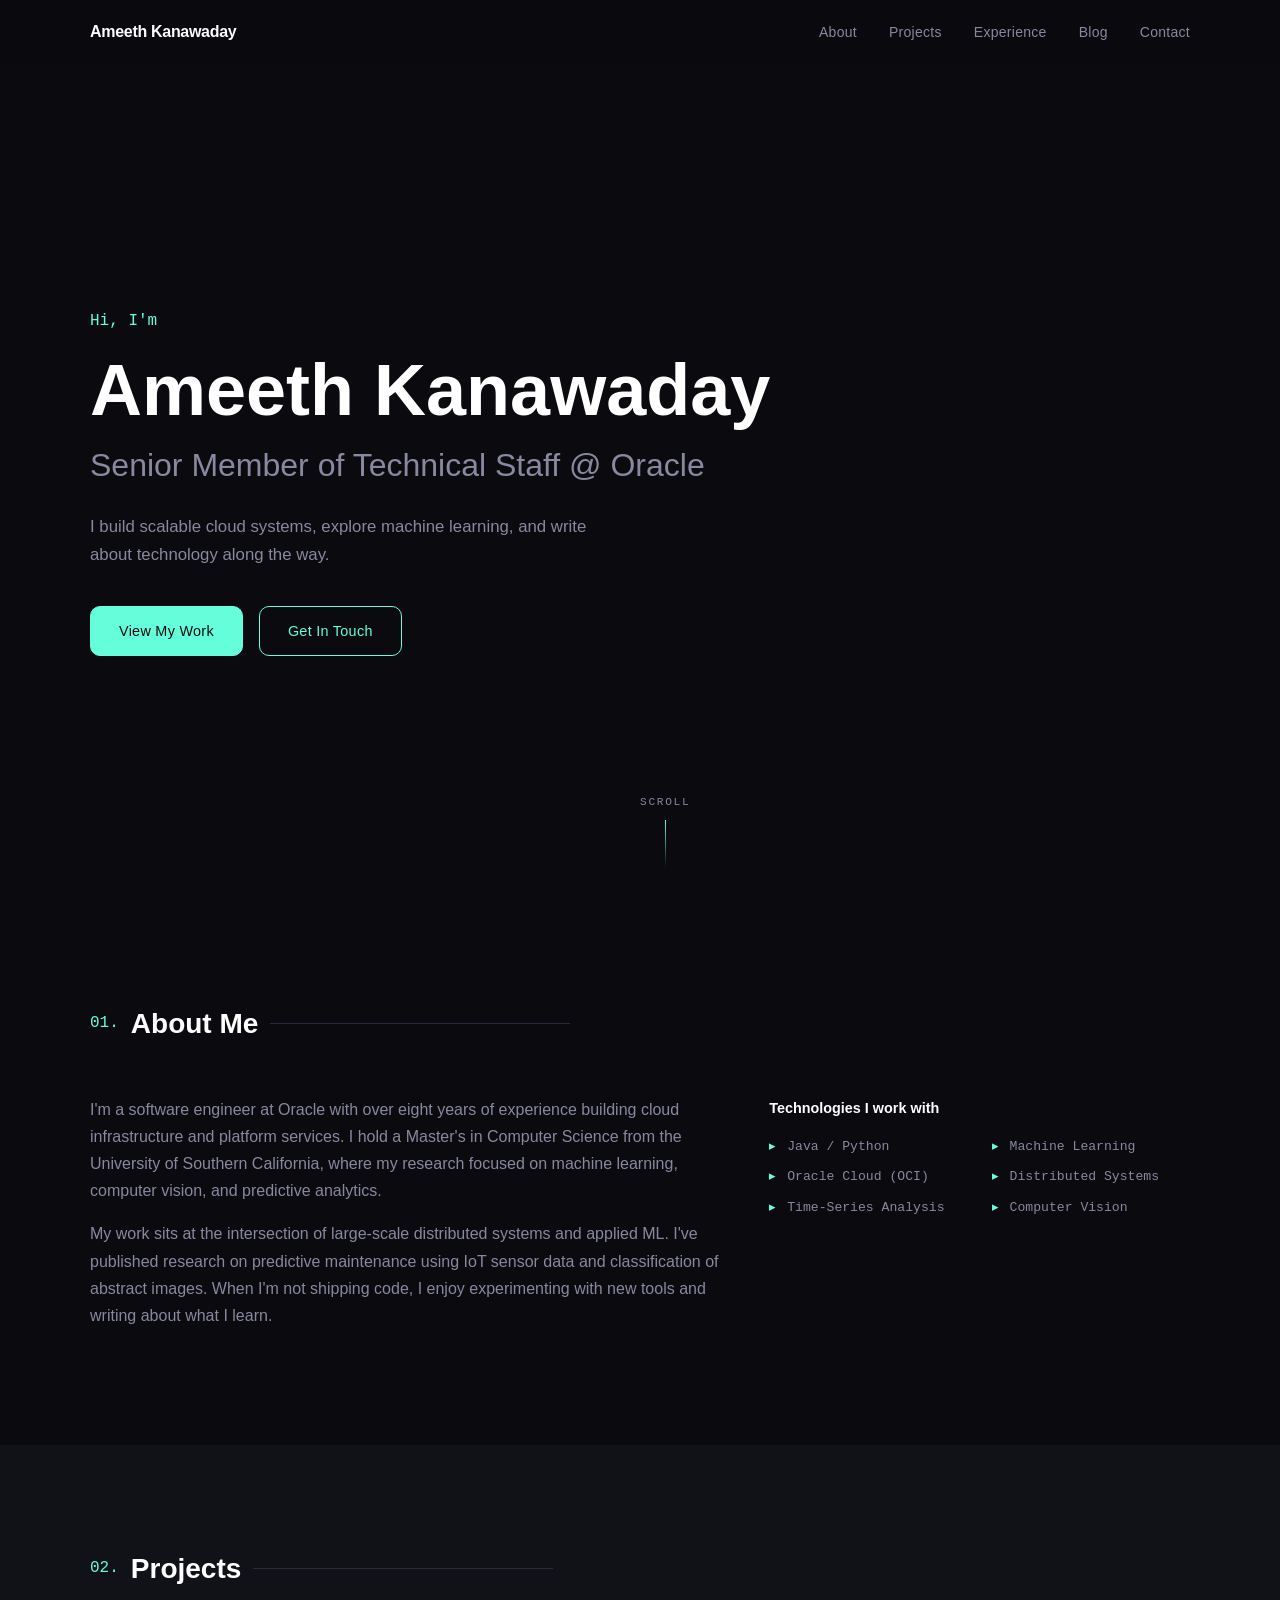
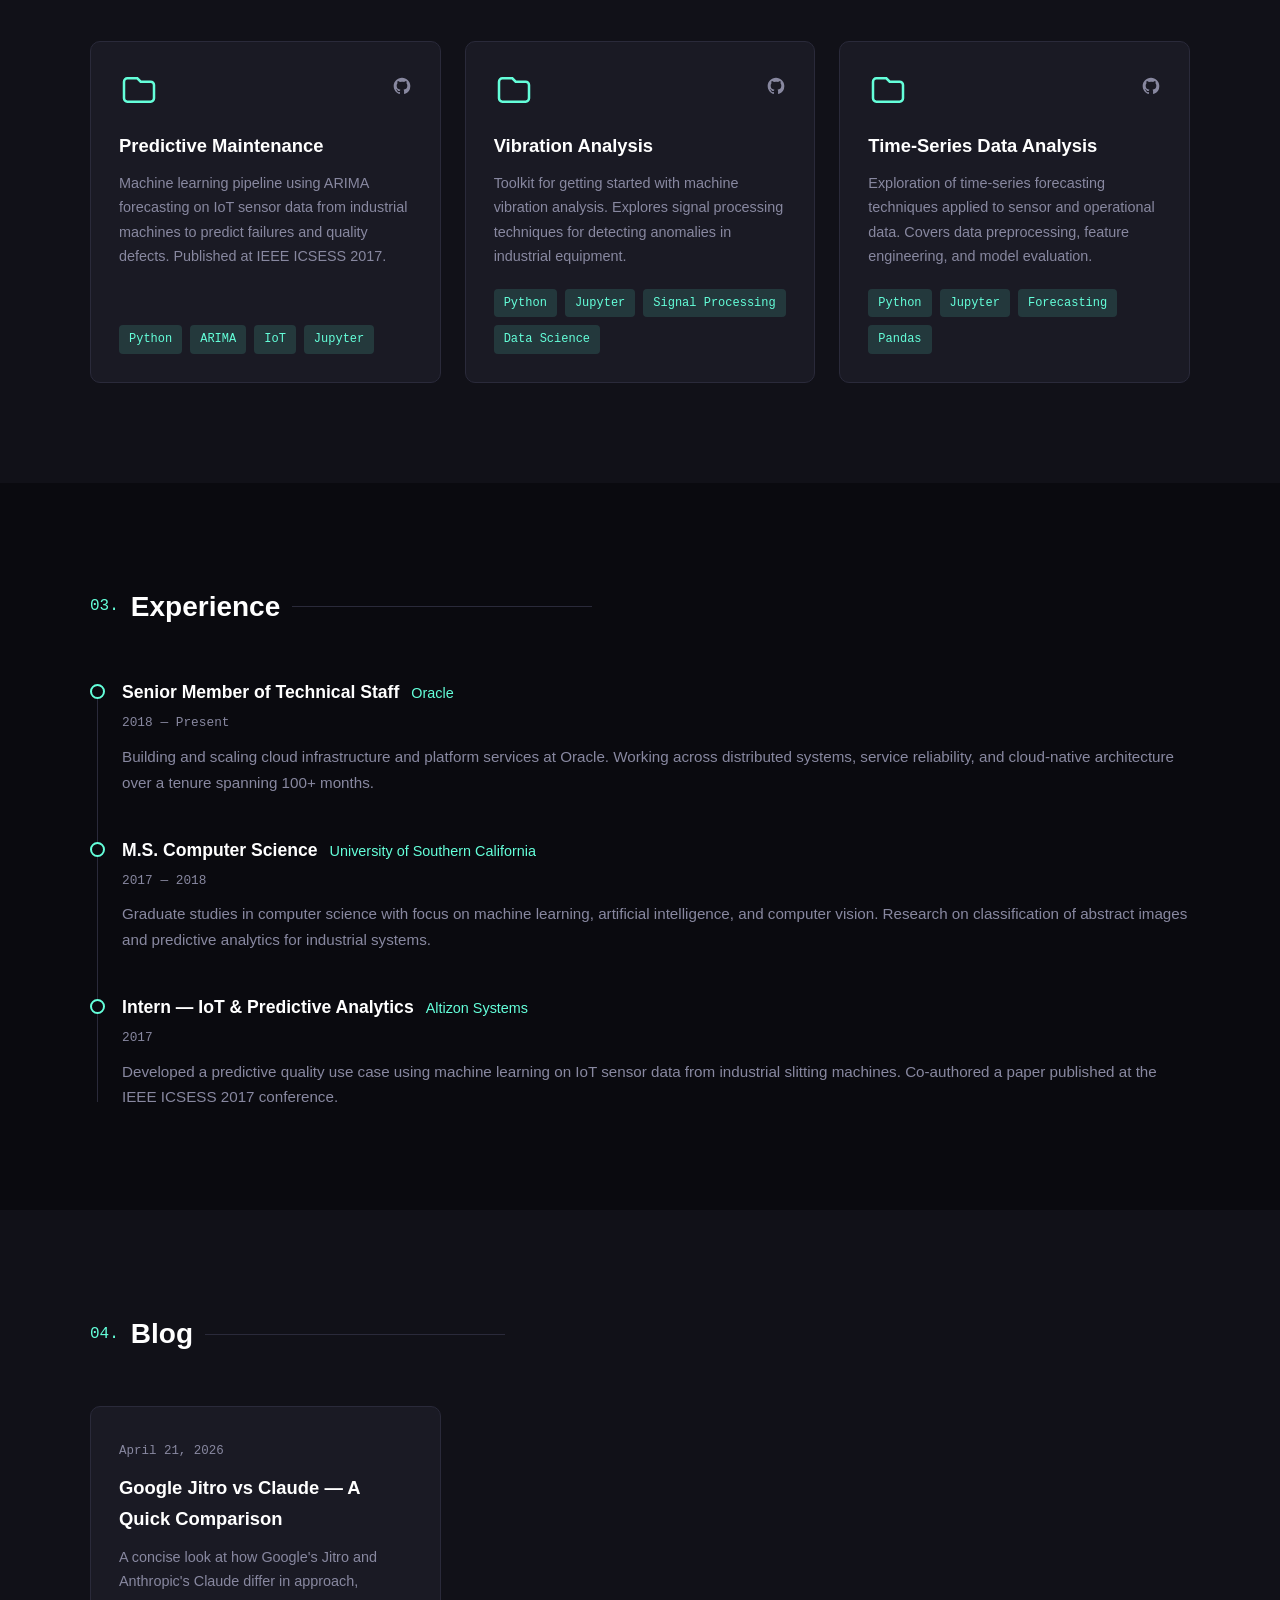
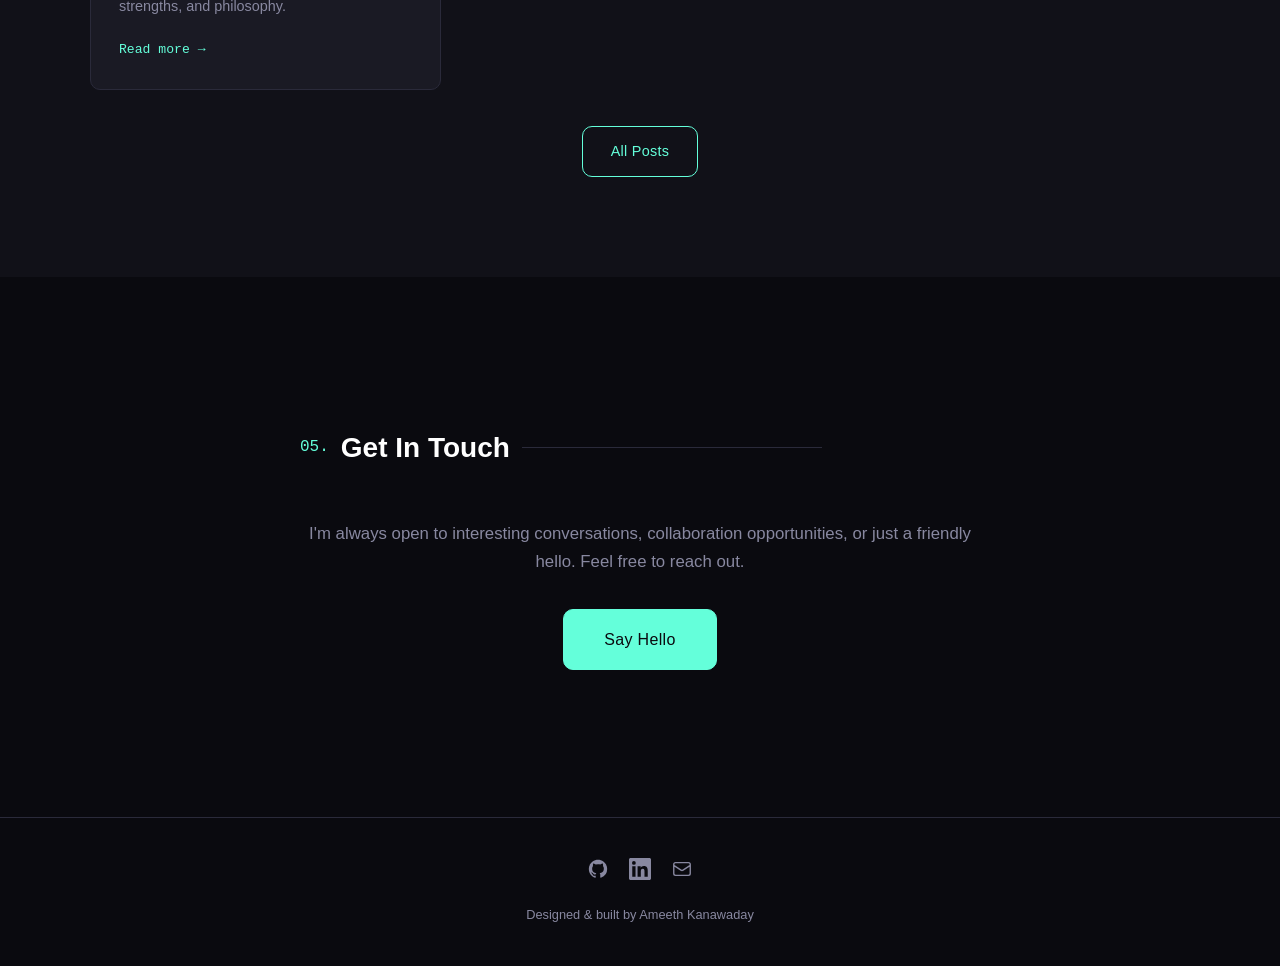
<file: index.html>
<!DOCTYPE html>
<html lang="en">
<head>
  <meta charset="UTF-8">
  <meta name="viewport" content="width=device-width, initial-scale=1.0">
  <title>Ameeth Kanawaday — Senior Member of Technical Staff</title>
  <meta name="description" content="Personal website of Ameeth Kanawaday — Senior MTS at Oracle, USC CS grad. Portfolio, research, and blog.">
  <meta http-equiv="Content-Security-Policy" content="default-src 'self'; style-src 'self' https://fonts.googleapis.com 'unsafe-inline'; font-src https://fonts.gstatic.com; img-src 'self' data:; script-src 'self';">
  <meta http-equiv="X-Content-Type-Options" content="nosniff">
  <meta name="referrer" content="no-referrer-when-downgrade">
  <link rel="preconnect" href="https://fonts.googleapis.com">
  <link rel="preconnect" href="https://fonts.gstatic.com" crossorigin>
  <link href="https://fonts.googleapis.com/css2?family=Inter:wght@300;400;500;600;700&family=JetBrains+Mono:wght@400;500&display=swap" rel="stylesheet">
  <link rel="stylesheet" href="css/style.css">
</head>
<body>

  <!-- ─── NAV ─── -->
  <nav class="nav" id="nav">
    <div class="nav__inner">
      <a href="#hero" class="nav__logo">Ameeth Kanawaday</a>
      <button class="nav__toggle" id="navToggle" aria-label="Toggle menu">
        <span></span><span></span><span></span>
      </button>
      <ul class="nav__links" id="navLinks">
        <li><a href="#about">About</a></li>
        <li><a href="#projects">Projects</a></li>
        <li><a href="#experience">Experience</a></li>
        <li><a href="#blog">Blog</a></li>
        <li><a href="#contact">Contact</a></li>
      </ul>
    </div>
  </nav>

  <!-- ─── HERO ─── -->
  <header class="hero" id="hero">
    <div class="container">
      <p class="hero__greeting fade-in">Hi, I'm</p>
      <h1 class="hero__name fade-in delay-1">Ameeth Kanawaday</h1>
      <p class="hero__title fade-in delay-2">Senior Member of Technical Staff @ Oracle</p>
      <p class="hero__tagline fade-in delay-3">I build scalable cloud systems, explore machine learning, and write about technology along the way.</p>
      <div class="hero__cta fade-in delay-4">
        <a href="#projects" class="btn btn--primary">View My Work</a>
        <a href="#contact" class="btn btn--outline">Get In Touch</a>
      </div>
    </div>
    <div class="hero__scroll-hint fade-in delay-4">
      <span>scroll</span>
      <div class="hero__scroll-line"></div>
    </div>
  </header>

  <!-- ─── ABOUT ─── -->
  <section class="section" id="about">
    <div class="container">
      <h2 class="section__heading"><span class="section__number">01.</span> About Me</h2>
      <div class="about__grid">
        <div class="about__text">
          <p>I'm a software engineer at Oracle with over eight years of experience building cloud infrastructure and platform services. I hold a Master's in Computer Science from the University of Southern California, where my research focused on machine learning, computer vision, and predictive analytics.</p>
          <p>My work sits at the intersection of large-scale distributed systems and applied ML. I've published research on predictive maintenance using IoT sensor data and classification of abstract images. When I'm not shipping code, I enjoy experimenting with new tools and writing about what I learn.</p>
        </div>
        <div class="about__skills">
          <h3>Technologies I work with</h3>
          <ul class="skills-list">
            <li>Java / Python</li>
            <li>Machine Learning</li>
            <li>Oracle Cloud (OCI)</li>
            <li>Distributed Systems</li>
            <li>Time-Series Analysis</li>
            <li>Computer Vision</li>
          </ul>
        </div>
      </div>
    </div>
  </section>

  <!-- ─── PROJECTS ─── -->
  <section class="section section--alt" id="projects">
    <div class="container">
      <h2 class="section__heading"><span class="section__number">02.</span> Projects</h2>
      <div class="projects__grid">

        <article class="project-card">
          <div class="project-card__header">
            <svg class="project-card__icon" viewBox="0 0 24 24" fill="none" stroke="currentColor" stroke-width="1.5"><path d="M3 7v10a2 2 0 002 2h14a2 2 0 002-2V9a2 2 0 00-2-2h-6l-2-2H5a2 2 0 00-2 2z"/></svg>
            <div class="project-card__links">
              <a href="https://github.com/iAmeeth/Predictive-Maintenance" target="_blank" rel="noopener noreferrer" aria-label="GitHub repo for Predictive Maintenance">
                <svg viewBox="0 0 24 24" fill="currentColor" width="20" height="20"><path d="M12 2C6.477 2 2 6.484 2 12.017c0 4.425 2.865 8.18 6.839 9.504.5.092.682-.217.682-.483 0-.237-.008-.868-.013-1.703-2.782.605-3.369-1.343-3.369-1.343-.454-1.158-1.11-1.466-1.11-1.466-.908-.62.069-.608.069-.608 1.003.07 1.531 1.032 1.531 1.032.892 1.53 2.341 1.088 2.91.832.092-.647.35-1.088.636-1.338-2.22-.253-4.555-1.113-4.555-4.951 0-1.093.39-1.988 1.029-2.688-.103-.253-.446-1.272.098-2.65 0 0 .84-.27 2.75 1.026A9.564 9.564 0 0112 6.844c.85.004 1.705.115 2.504.337 1.909-1.296 2.747-1.027 2.747-1.027.546 1.379.202 2.398.1 2.651.64.7 1.028 1.595 1.028 2.688 0 3.848-2.339 4.695-4.566 4.943.359.309.678.92.678 1.855 0 1.338-.012 2.419-.012 2.747 0 .268.18.58.688.482A10.019 10.019 0 0022 12.017C22 6.484 17.522 2 12 2z"/></svg>
              </a>
            </div>
          </div>
          <h3 class="project-card__title">Predictive Maintenance</h3>
          <p class="project-card__desc">Machine learning pipeline using ARIMA forecasting on IoT sensor data from industrial machines to predict failures and quality defects. Published at IEEE ICSESS 2017.</p>
          <ul class="project-card__tags">
            <li>Python</li><li>ARIMA</li><li>IoT</li><li>Jupyter</li>
          </ul>
        </article>

        <article class="project-card">
          <div class="project-card__header">
            <svg class="project-card__icon" viewBox="0 0 24 24" fill="none" stroke="currentColor" stroke-width="1.5"><path d="M3 7v10a2 2 0 002 2h14a2 2 0 002-2V9a2 2 0 00-2-2h-6l-2-2H5a2 2 0 00-2 2z"/></svg>
            <div class="project-card__links">
              <a href="https://github.com/iAmeeth/Vibration-Analysis" target="_blank" rel="noopener noreferrer" aria-label="GitHub repo for Vibration Analysis">
                <svg viewBox="0 0 24 24" fill="currentColor" width="20" height="20"><path d="M12 2C6.477 2 2 6.484 2 12.017c0 4.425 2.865 8.18 6.839 9.504.5.092.682-.217.682-.483 0-.237-.008-.868-.013-1.703-2.782.605-3.369-1.343-3.369-1.343-.454-1.158-1.11-1.466-1.11-1.466-.908-.62.069-.608.069-.608 1.003.07 1.531 1.032 1.531 1.032.892 1.53 2.341 1.088 2.91.832.092-.647.35-1.088.636-1.338-2.22-.253-4.555-1.113-4.555-4.951 0-1.093.39-1.988 1.029-2.688-.103-.253-.446-1.272.098-2.65 0 0 .84-.27 2.75 1.026A9.564 9.564 0 0112 6.844c.85.004 1.705.115 2.504.337 1.909-1.296 2.747-1.027 2.747-1.027.546 1.379.202 2.398.1 2.651.64.7 1.028 1.595 1.028 2.688 0 3.848-2.339 4.695-4.566 4.943.359.309.678.92.678 1.855 0 1.338-.012 2.419-.012 2.747 0 .268.18.58.688.482A10.019 10.019 0 0022 12.017C22 6.484 17.522 2 12 2z"/></svg>
              </a>
            </div>
          </div>
          <h3 class="project-card__title">Vibration Analysis</h3>
          <p class="project-card__desc">Toolkit for getting started with machine vibration analysis. Explores signal processing techniques for detecting anomalies in industrial equipment.</p>
          <ul class="project-card__tags">
            <li>Python</li><li>Jupyter</li><li>Signal Processing</li><li>Data Science</li>
          </ul>
        </article>

        <article class="project-card">
          <div class="project-card__header">
            <svg class="project-card__icon" viewBox="0 0 24 24" fill="none" stroke="currentColor" stroke-width="1.5"><path d="M3 7v10a2 2 0 002 2h14a2 2 0 002-2V9a2 2 0 00-2-2h-6l-2-2H5a2 2 0 00-2 2z"/></svg>
            <div class="project-card__links">
              <a href="https://github.com/iAmeeth/Time-Series-Data" target="_blank" rel="noopener noreferrer" aria-label="GitHub repo for Time Series Data">
                <svg viewBox="0 0 24 24" fill="currentColor" width="20" height="20"><path d="M12 2C6.477 2 2 6.484 2 12.017c0 4.425 2.865 8.18 6.839 9.504.5.092.682-.217.682-.483 0-.237-.008-.868-.013-1.703-2.782.605-3.369-1.343-3.369-1.343-.454-1.158-1.11-1.466-1.11-1.466-.908-.62.069-.608.069-.608 1.003.07 1.531 1.032 1.531 1.032.892 1.53 2.341 1.088 2.91.832.092-.647.35-1.088.636-1.338-2.22-.253-4.555-1.113-4.555-4.951 0-1.093.39-1.988 1.029-2.688-.103-.253-.446-1.272.098-2.65 0 0 .84-.27 2.75 1.026A9.564 9.564 0 0112 6.844c.85.004 1.705.115 2.504.337 1.909-1.296 2.747-1.027 2.747-1.027.546 1.379.202 2.398.1 2.651.64.7 1.028 1.595 1.028 2.688 0 3.848-2.339 4.695-4.566 4.943.359.309.678.92.678 1.855 0 1.338-.012 2.419-.012 2.747 0 .268.18.58.688.482A10.019 10.019 0 0022 12.017C22 6.484 17.522 2 12 2z"/></svg>
              </a>
            </div>
          </div>
          <h3 class="project-card__title">Time-Series Data Analysis</h3>
          <p class="project-card__desc">Exploration of time-series forecasting techniques applied to sensor and operational data. Covers data preprocessing, feature engineering, and model evaluation.</p>
          <ul class="project-card__tags">
            <li>Python</li><li>Jupyter</li><li>Forecasting</li><li>Pandas</li>
          </ul>
        </article>

      </div>
    </div>
  </section>

  <!-- ─── EXPERIENCE ─── -->
  <section class="section" id="experience">
    <div class="container">
      <h2 class="section__heading"><span class="section__number">03.</span> Experience</h2>
      <div class="timeline">

        <div class="timeline__item">
          <div class="timeline__marker"></div>
          <div class="timeline__content">
            <div class="timeline__header">
              <h3>Senior Member of Technical Staff</h3>
              <span class="timeline__company">Oracle</span>
            </div>
            <span class="timeline__date">2018 — Present</span>
            <p>Building and scaling cloud infrastructure and platform services at Oracle. Working across distributed systems, service reliability, and cloud-native architecture over a tenure spanning 100+ months.</p>
          </div>
        </div>

        <div class="timeline__item">
          <div class="timeline__marker"></div>
          <div class="timeline__content">
            <div class="timeline__header">
              <h3>M.S. Computer Science</h3>
              <span class="timeline__company">University of Southern California</span>
            </div>
            <span class="timeline__date">2017 — 2018</span>
            <p>Graduate studies in computer science with focus on machine learning, artificial intelligence, and computer vision. Research on classification of abstract images and predictive analytics for industrial systems.</p>
          </div>
        </div>

        <div class="timeline__item">
          <div class="timeline__marker"></div>
          <div class="timeline__content">
            <div class="timeline__header">
              <h3>Intern — IoT &amp; Predictive Analytics</h3>
              <span class="timeline__company">Altizon Systems</span>
            </div>
            <span class="timeline__date">2017</span>
            <p>Developed a predictive quality use case using machine learning on IoT sensor data from industrial slitting machines. Co-authored a paper published at the IEEE ICSESS 2017 conference.</p>
          </div>
        </div>

      </div>
    </div>
  </section>

  <!-- ─── BLOG ─── -->
  <section class="section section--alt" id="blog">
    <div class="container">
      <h2 class="section__heading"><span class="section__number">04.</span> Blog</h2>
      <div class="blog__grid">

        <a href="blog/google-jitro-vs-claude.html" class="blog-card">
          <span class="blog-card__date">April 21, 2026</span>
          <h3 class="blog-card__title">Google Jitro vs Claude — A Quick Comparison</h3>
          <p class="blog-card__excerpt">A concise look at how Google's Jitro and Anthropic's Claude differ in approach, strengths, and philosophy.</p>
          <span class="blog-card__read">Read more &rarr;</span>
        </a>

      </div>
      <div class="blog__more">
        <a href="blog/" class="btn btn--outline">All Posts</a>
      </div>
    </div>
  </section>

  <!-- ─── CONTACT ─── -->
  <section class="section" id="contact">
    <div class="container container--narrow">
      <h2 class="section__heading"><span class="section__number">05.</span> Get In Touch</h2>
      <p class="contact__text">I'm always open to interesting conversations, collaboration opportunities, or just a friendly hello. Feel free to reach out.</p>
      <a href="mailto:ameeth.kanawaday@gmail.com" class="btn btn--primary btn--lg">Say Hello</a>
    </div>
  </section>

  <!-- ─── FOOTER ─── -->
  <footer class="footer">
    <div class="container">
      <div class="footer__links">
        <a href="https://github.com/iAmeeth" target="_blank" rel="noopener noreferrer" aria-label="GitHub">
          <svg viewBox="0 0 24 24" fill="currentColor" width="22" height="22"><path d="M12 2C6.477 2 2 6.484 2 12.017c0 4.425 2.865 8.18 6.839 9.504.5.092.682-.217.682-.483 0-.237-.008-.868-.013-1.703-2.782.605-3.369-1.343-3.369-1.343-.454-1.158-1.11-1.466-1.11-1.466-.908-.62.069-.608.069-.608 1.003.07 1.531 1.032 1.531 1.032.892 1.53 2.341 1.088 2.91.832.092-.647.35-1.088.636-1.338-2.22-.253-4.555-1.113-4.555-4.951 0-1.093.39-1.988 1.029-2.688-.103-.253-.446-1.272.098-2.65 0 0 .84-.27 2.75 1.026A9.564 9.564 0 0112 6.844c.85.004 1.705.115 2.504.337 1.909-1.296 2.747-1.027 2.747-1.027.546 1.379.202 2.398.1 2.651.64.7 1.028 1.595 1.028 2.688 0 3.848-2.339 4.695-4.566 4.943.359.309.678.92.678 1.855 0 1.338-.012 2.419-.012 2.747 0 .268.18.58.688.482A10.019 10.019 0 0022 12.017C22 6.484 17.522 2 12 2z"/></svg>
        </a>
        <a href="https://www.linkedin.com/in/ameeth-kanawaday/" target="_blank" rel="noopener noreferrer" aria-label="LinkedIn">
          <svg viewBox="0 0 24 24" fill="currentColor" width="22" height="22"><path d="M20.447 20.452h-3.554v-5.569c0-1.328-.027-3.037-1.852-3.037-1.853 0-2.136 1.445-2.136 2.939v5.667H9.351V9h3.414v1.561h.046c.477-.9 1.637-1.85 3.37-1.85 3.601 0 4.267 2.37 4.267 5.455v6.286zM5.337 7.433a2.062 2.062 0 01-2.063-2.065 2.064 2.064 0 112.063 2.065zm1.782 13.019H3.555V9h3.564v11.452zM22.225 0H1.771C.792 0 0 .774 0 1.729v20.542C0 23.227.792 24 1.771 24h20.451C23.2 24 24 23.227 24 22.271V1.729C24 .774 23.2 0 22.222 0h.003z"/></svg>
        </a>
        <a href="mailto:ameeth.kanawaday@gmail.com" aria-label="Email">
          <svg viewBox="0 0 24 24" fill="none" stroke="currentColor" stroke-width="1.5" width="22" height="22"><path d="M3 8l7.89 5.26a2 2 0 002.22 0L21 8M5 19h14a2 2 0 002-2V7a2 2 0 00-2-2H5a2 2 0 00-2 2v10a2 2 0 002 2z"/></svg>
        </a>
      </div>
      <p class="footer__copy">Designed &amp; built by Ameeth Kanawaday</p>
    </div>
  </footer>

  <script src="js/main.js"></script>
</body>
</html>
</file>
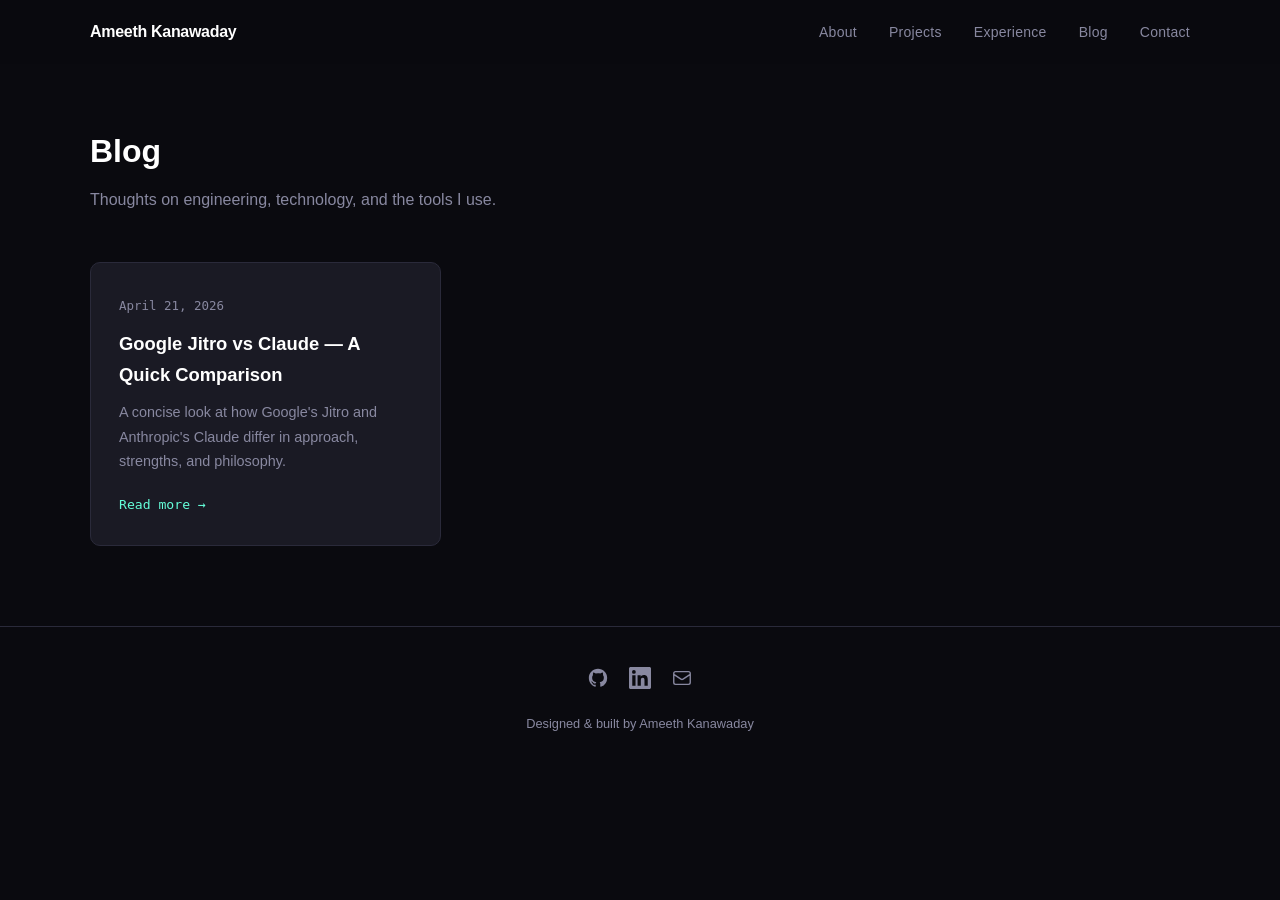
<file: blog/index.html>
<!DOCTYPE html>
<html lang="en">
<head>
  <meta charset="UTF-8">
  <meta name="viewport" content="width=device-width, initial-scale=1.0">
  <title>Blog — Ameeth Kanawaday</title>
  <meta http-equiv="Content-Security-Policy" content="default-src 'self'; style-src 'self' https://fonts.googleapis.com 'unsafe-inline'; font-src https://fonts.gstatic.com; img-src 'self' data:; script-src 'self';">
  <meta http-equiv="X-Content-Type-Options" content="nosniff">
  <meta name="referrer" content="no-referrer-when-downgrade">
  <link rel="preconnect" href="https://fonts.googleapis.com">
  <link rel="preconnect" href="https://fonts.gstatic.com" crossorigin>
  <link href="https://fonts.googleapis.com/css2?family=Inter:wght@300;400;500;600;700&family=JetBrains+Mono:wght@400;500&display=swap" rel="stylesheet">
  <link rel="stylesheet" href="../css/style.css">
</head>
<body>

  <nav class="nav" id="nav">
    <div class="nav__inner">
      <a href="/" class="nav__logo">Ameeth Kanawaday</a>
      <button class="nav__toggle" id="navToggle" aria-label="Toggle menu">
        <span></span><span></span><span></span>
      </button>
      <ul class="nav__links" id="navLinks">
        <li><a href="/#about">About</a></li>
        <li><a href="/#projects">Projects</a></li>
        <li><a href="/#experience">Experience</a></li>
        <li><a href="/blog/">Blog</a></li>
        <li><a href="/#contact">Contact</a></li>
      </ul>
    </div>
  </nav>

  <main class="blog-listing">
    <div class="container">
      <h1 class="blog-listing__title">Blog</h1>
      <p class="blog-listing__subtitle">Thoughts on engineering, technology, and the tools I use.</p>

      <div class="blog__grid">
        <a href="google-jitro-vs-claude.html" class="blog-card">
          <span class="blog-card__date">April 21, 2026</span>
          <h3 class="blog-card__title">Google Jitro vs Claude — A Quick Comparison</h3>
          <p class="blog-card__excerpt">A concise look at how Google's Jitro and Anthropic's Claude differ in approach, strengths, and philosophy.</p>
          <span class="blog-card__read">Read more &rarr;</span>
        </a>
      </div>
    </div>
  </main>

  <footer class="footer">
    <div class="container">
      <div class="footer__links">
        <a href="https://github.com/iAmeeth" target="_blank" rel="noopener noreferrer" aria-label="GitHub">
          <svg viewBox="0 0 24 24" fill="currentColor" width="22" height="22"><path d="M12 2C6.477 2 2 6.484 2 12.017c0 4.425 2.865 8.18 6.839 9.504.5.092.682-.217.682-.483 0-.237-.008-.868-.013-1.703-2.782.605-3.369-1.343-3.369-1.343-.454-1.158-1.11-1.466-1.11-1.466-.908-.62.069-.608.069-.608 1.003.07 1.531 1.032 1.531 1.032.892 1.53 2.341 1.088 2.91.832.092-.647.35-1.088.636-1.338-2.22-.253-4.555-1.113-4.555-4.951 0-1.093.39-1.988 1.029-2.688-.103-.253-.446-1.272.098-2.65 0 0 .84-.27 2.75 1.026A9.564 9.564 0 0112 6.844c.85.004 1.705.115 2.504.337 1.909-1.296 2.747-1.027 2.747-1.027.546 1.379.202 2.398.1 2.651.64.7 1.028 1.595 1.028 2.688 0 3.848-2.339 4.695-4.566 4.943.359.309.678.92.678 1.855 0 1.338-.012 2.419-.012 2.747 0 .268.18.58.688.482A10.019 10.019 0 0022 12.017C22 6.484 17.522 2 12 2z"/></svg>
        </a>
        <a href="https://www.linkedin.com/in/ameeth-kanawaday/" target="_blank" rel="noopener noreferrer" aria-label="LinkedIn">
          <svg viewBox="0 0 24 24" fill="currentColor" width="22" height="22"><path d="M20.447 20.452h-3.554v-5.569c0-1.328-.027-3.037-1.852-3.037-1.853 0-2.136 1.445-2.136 2.939v5.667H9.351V9h3.414v1.561h.046c.477-.9 1.637-1.85 3.37-1.85 3.601 0 4.267 2.37 4.267 5.455v6.286zM5.337 7.433a2.062 2.062 0 01-2.063-2.065 2.064 2.064 0 112.063 2.065zm1.782 13.019H3.555V9h3.564v11.452zM22.225 0H1.771C.792 0 0 .774 0 1.729v20.542C0 23.227.792 24 1.771 24h20.451C23.2 24 24 23.227 24 22.271V1.729C24 .774 23.2 0 22.222 0h.003z"/></svg>
        </a>
        <a href="mailto:ameeth.kanawaday@gmail.com" aria-label="Email">
          <svg viewBox="0 0 24 24" fill="none" stroke="currentColor" stroke-width="1.5" width="22" height="22"><path d="M3 8l7.89 5.26a2 2 0 002.22 0L21 8M5 19h14a2 2 0 002-2V7a2 2 0 00-2-2H5a2 2 0 00-2 2v10a2 2 0 002 2z"/></svg>
        </a>
      </div>
      <p class="footer__copy">Designed &amp; built by Ameeth Kanawaday</p>
    </div>
  </footer>

  <script src="../js/main.js"></script>
</body>
</html>
</file>
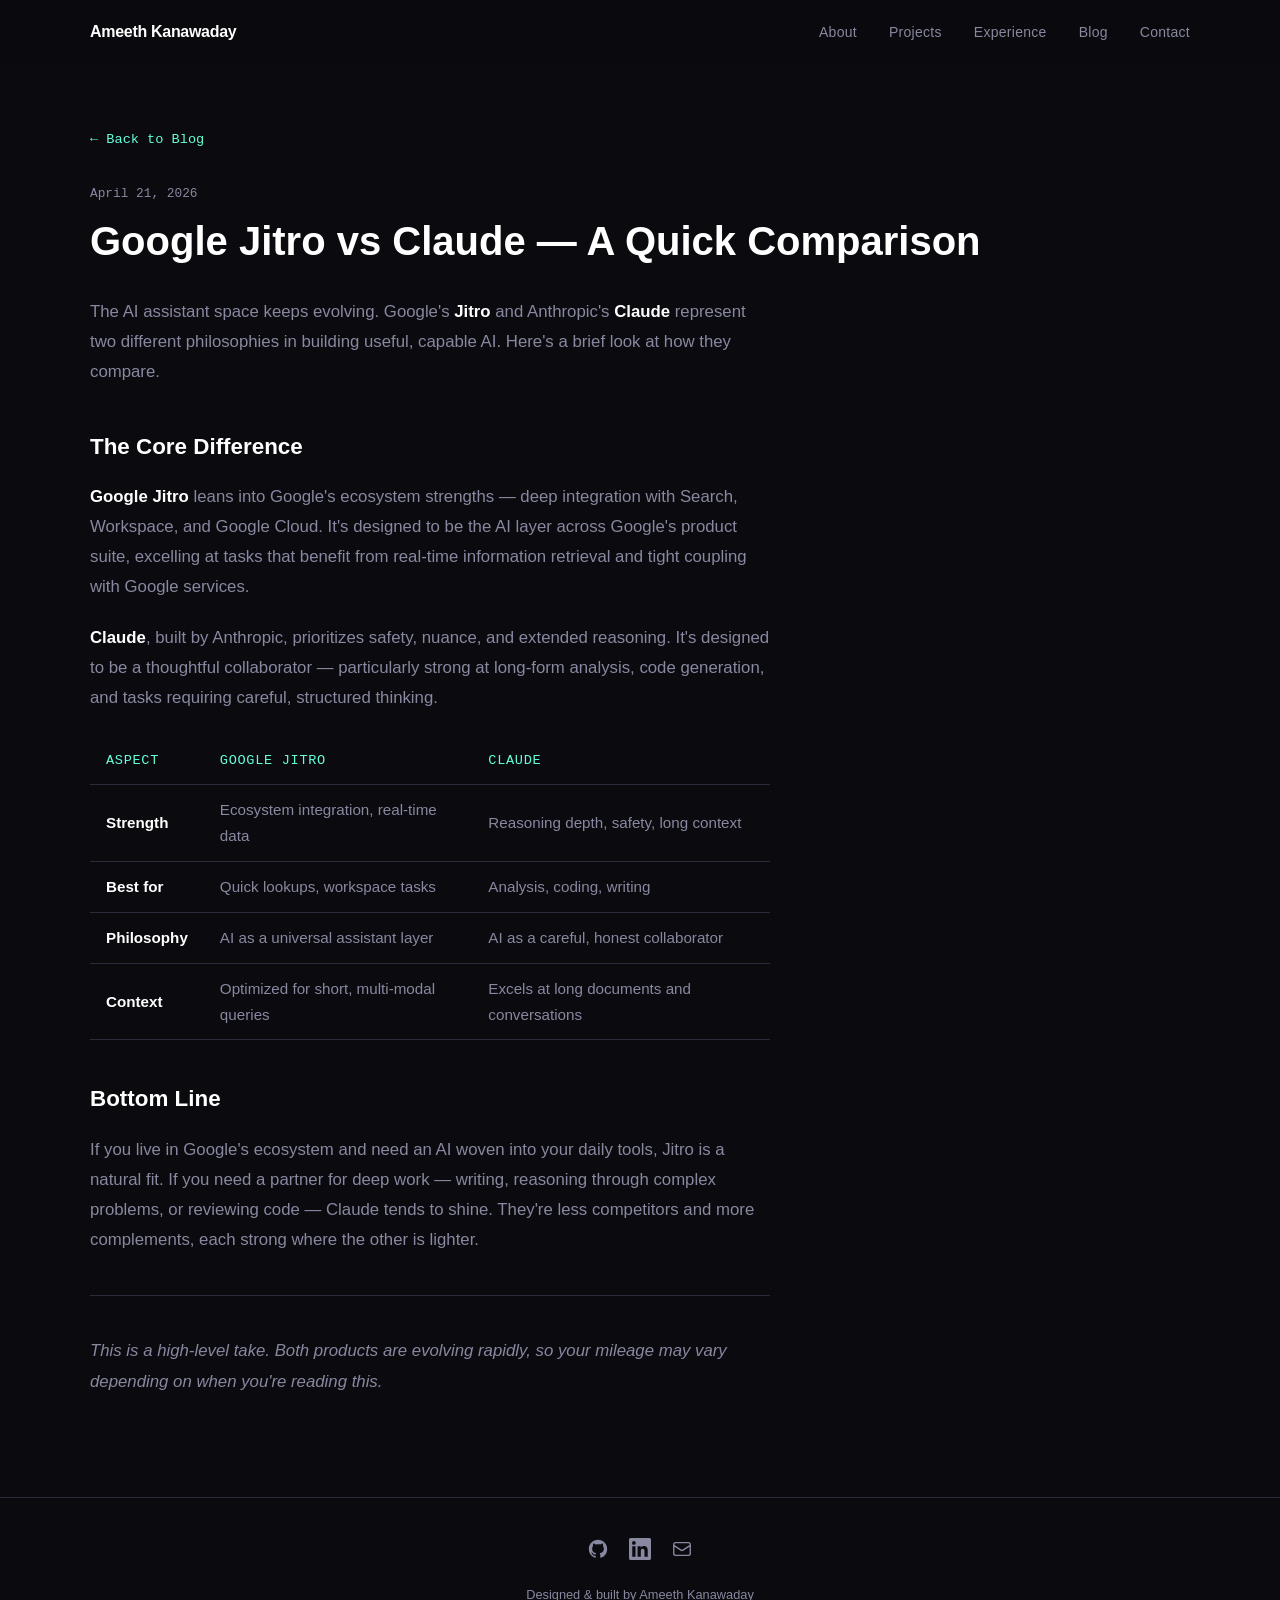
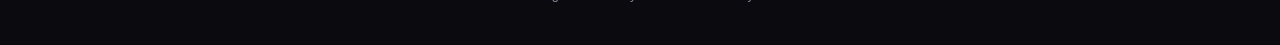
<file: blog/google-jitro-vs-claude.html>
<!DOCTYPE html>
<html lang="en">
<head>
  <meta charset="UTF-8">
  <meta name="viewport" content="width=device-width, initial-scale=1.0">
  <title>Google Jitro vs Claude — Ameeth Kanawaday</title>
  <meta name="description" content="A quick comparison between Google Jitro and Anthropic's Claude.">
  <meta http-equiv="Content-Security-Policy" content="default-src 'self'; style-src 'self' https://fonts.googleapis.com 'unsafe-inline'; font-src https://fonts.gstatic.com; img-src 'self' data:; script-src 'self';">
  <meta http-equiv="X-Content-Type-Options" content="nosniff">
  <meta name="referrer" content="no-referrer-when-downgrade">
  <link rel="preconnect" href="https://fonts.googleapis.com">
  <link rel="preconnect" href="https://fonts.gstatic.com" crossorigin>
  <link href="https://fonts.googleapis.com/css2?family=Inter:wght@300;400;500;600;700&family=JetBrains+Mono:wght@400;500&display=swap" rel="stylesheet">
  <link rel="stylesheet" href="../css/style.css">
</head>
<body>

  <nav class="nav" id="nav">
    <div class="nav__inner">
      <a href="/" class="nav__logo">Ameeth Kanawaday</a>
      <button class="nav__toggle" id="navToggle" aria-label="Toggle menu">
        <span></span><span></span><span></span>
      </button>
      <ul class="nav__links" id="navLinks">
        <li><a href="/#about">About</a></li>
        <li><a href="/#projects">Projects</a></li>
        <li><a href="/#experience">Experience</a></li>
        <li><a href="/blog/">Blog</a></li>
        <li><a href="/#contact">Contact</a></li>
      </ul>
    </div>
  </nav>

  <main class="post">
    <div class="container">
      <a href="/blog/" class="post__back">&larr; Back to Blog</a>
      <p class="post__meta">April 21, 2026</p>
      <h1 class="post__title">Google Jitro vs Claude — A Quick Comparison</h1>

      <div class="post__body">
        <p>The AI assistant space keeps evolving. Google's <strong>Jitro</strong> and Anthropic's <strong>Claude</strong> represent two different philosophies in building useful, capable AI. Here's a brief look at how they compare.</p>

        <h2>The Core Difference</h2>
        <p><strong>Google Jitro</strong> leans into Google's ecosystem strengths — deep integration with Search, Workspace, and Google Cloud. It's designed to be the AI layer across Google's product suite, excelling at tasks that benefit from real-time information retrieval and tight coupling with Google services.</p>
        <p><strong>Claude</strong>, built by Anthropic, prioritizes safety, nuance, and extended reasoning. It's designed to be a thoughtful collaborator — particularly strong at long-form analysis, code generation, and tasks requiring careful, structured thinking.</p>

        <table class="comparison-table">
          <thead>
            <tr>
              <th>Aspect</th>
              <th>Google Jitro</th>
              <th>Claude</th>
            </tr>
          </thead>
          <tbody>
            <tr>
              <td><strong>Strength</strong></td>
              <td>Ecosystem integration, real-time data</td>
              <td>Reasoning depth, safety, long context</td>
            </tr>
            <tr>
              <td><strong>Best for</strong></td>
              <td>Quick lookups, workspace tasks</td>
              <td>Analysis, coding, writing</td>
            </tr>
            <tr>
              <td><strong>Philosophy</strong></td>
              <td>AI as a universal assistant layer</td>
              <td>AI as a careful, honest collaborator</td>
            </tr>
            <tr>
              <td><strong>Context</strong></td>
              <td>Optimized for short, multi-modal queries</td>
              <td>Excels at long documents and conversations</td>
            </tr>
          </tbody>
        </table>

        <h2>Bottom Line</h2>
        <p>If you live in Google's ecosystem and need an AI woven into your daily tools, Jitro is a natural fit. If you need a partner for deep work — writing, reasoning through complex problems, or reviewing code — Claude tends to shine. They're less competitors and more complements, each strong where the other is lighter.</p>

        <hr>
        <p><em>This is a high-level take. Both products are evolving rapidly, so your mileage may vary depending on when you're reading this.</em></p>
      </div>
    </div>
  </main>

  <footer class="footer">
    <div class="container">
      <div class="footer__links">
        <a href="https://github.com/iAmeeth" target="_blank" rel="noopener noreferrer" aria-label="GitHub">
          <svg viewBox="0 0 24 24" fill="currentColor" width="22" height="22"><path d="M12 2C6.477 2 2 6.484 2 12.017c0 4.425 2.865 8.18 6.839 9.504.5.092.682-.217.682-.483 0-.237-.008-.868-.013-1.703-2.782.605-3.369-1.343-3.369-1.343-.454-1.158-1.11-1.466-1.11-1.466-.908-.62.069-.608.069-.608 1.003.07 1.531 1.032 1.531 1.032.892 1.53 2.341 1.088 2.91.832.092-.647.35-1.088.636-1.338-2.22-.253-4.555-1.113-4.555-4.951 0-1.093.39-1.988 1.029-2.688-.103-.253-.446-1.272.098-2.65 0 0 .84-.27 2.75 1.026A9.564 9.564 0 0112 6.844c.85.004 1.705.115 2.504.337 1.909-1.296 2.747-1.027 2.747-1.027.546 1.379.202 2.398.1 2.651.64.7 1.028 1.595 1.028 2.688 0 3.848-2.339 4.695-4.566 4.943.359.309.678.92.678 1.855 0 1.338-.012 2.419-.012 2.747 0 .268.18.58.688.482A10.019 10.019 0 0022 12.017C22 6.484 17.522 2 12 2z"/></svg>
        </a>
        <a href="https://www.linkedin.com/in/ameeth-kanawaday/" target="_blank" rel="noopener noreferrer" aria-label="LinkedIn">
          <svg viewBox="0 0 24 24" fill="currentColor" width="22" height="22"><path d="M20.447 20.452h-3.554v-5.569c0-1.328-.027-3.037-1.852-3.037-1.853 0-2.136 1.445-2.136 2.939v5.667H9.351V9h3.414v1.561h.046c.477-.9 1.637-1.85 3.37-1.85 3.601 0 4.267 2.37 4.267 5.455v6.286zM5.337 7.433a2.062 2.062 0 01-2.063-2.065 2.064 2.064 0 112.063 2.065zm1.782 13.019H3.555V9h3.564v11.452zM22.225 0H1.771C.792 0 0 .774 0 1.729v20.542C0 23.227.792 24 1.771 24h20.451C23.2 24 24 23.227 24 22.271V1.729C24 .774 23.2 0 22.222 0h.003z"/></svg>
        </a>
        <a href="mailto:ameeth.kanawaday@gmail.com" aria-label="Email">
          <svg viewBox="0 0 24 24" fill="none" stroke="currentColor" stroke-width="1.5" width="22" height="22"><path d="M3 8l7.89 5.26a2 2 0 002.22 0L21 8M5 19h14a2 2 0 002-2V7a2 2 0 00-2-2H5a2 2 0 00-2 2v10a2 2 0 002 2z"/></svg>
        </a>
      </div>
      <p class="footer__copy">Designed &amp; built by Ameeth Kanawaday</p>
    </div>
  </footer>

  <script src="../js/main.js"></script>
</body>
</html>
</file>
<file: css/style.css>
/* ═══════════════════════════════════════════
   DESIGN TOKENS
   ═══════════════════════════════════════════ */
:root {
  --bg:          #0a0a0f;
  --bg-alt:      #111118;
  --surface:     #1a1a24;
  --border:      #2a2a3a;
  --text:        #e0e0e8;
  --text-muted:  #8888a0;
  --accent:      #64ffda;
  --accent-dim:  #64ffda22;
  --white:       #ffffff;
  --font-sans:   'Inter', -apple-system, BlinkMacSystemFont, sans-serif;
  --font-mono:   'JetBrains Mono', 'Fira Code', monospace;
  --max-width:   1100px;
  --nav-h:       64px;
  --radius:      10px;
  --transition:  0.3s cubic-bezier(.4,0,.2,1);
}

/* ═══════════════════════════════════════════
   RESET & BASE
   ═══════════════════════════════════════════ */
*, *::before, *::after { box-sizing: border-box; margin: 0; padding: 0; }

html {
  scroll-behavior: smooth;
  scroll-padding-top: var(--nav-h);
  font-size: 16px;
}

body {
  font-family: var(--font-sans);
  background: var(--bg);
  color: var(--text);
  line-height: 1.7;
  -webkit-font-smoothing: antialiased;
  overflow-x: hidden;
}

a { color: var(--accent); text-decoration: none; transition: opacity var(--transition); }
a:hover { opacity: 0.8; }

img { max-width: 100%; display: block; }

ul { list-style: none; }

::selection { background: var(--accent); color: var(--bg); }

/* ═══════════════════════════════════════════
   LAYOUT
   ═══════════════════════════════════════════ */
.container {
  width: 90%;
  max-width: var(--max-width);
  margin: 0 auto;
}
.container--narrow { max-width: 680px; text-align: center; }

.section {
  padding: 100px 0;
}
.section--alt {
  background: var(--bg-alt);
}

/* ═══════════════════════════════════════════
   NAV
   ═══════════════════════════════════════════ */
.nav {
  position: fixed;
  top: 0; left: 0; right: 0;
  height: var(--nav-h);
  z-index: 1000;
  background: rgba(10,10,15,0.85);
  backdrop-filter: blur(12px);
  -webkit-backdrop-filter: blur(12px);
  border-bottom: 1px solid transparent;
  transition: border-color var(--transition), box-shadow var(--transition);
}
.nav--scrolled {
  border-bottom-color: var(--border);
  box-shadow: 0 1px 20px rgba(0,0,0,0.4);
}
.nav__inner {
  display: flex;
  align-items: center;
  justify-content: space-between;
  height: 100%;
  width: 90%;
  max-width: var(--max-width);
  margin: 0 auto;
}
.nav__logo {
  font-family: var(--font-sans);
  font-weight: 600;
  font-size: 1rem;
  color: var(--white);
  letter-spacing: -0.3px;
  white-space: nowrap;
}
.nav__logo:hover { opacity: 1; color: var(--accent); }

.nav__links {
  display: flex;
  gap: 32px;
}
.nav__links a {
  color: var(--text-muted);
  font-size: 0.875rem;
  font-weight: 500;
  letter-spacing: 0.02em;
  transition: color var(--transition);
}
.nav__links a:hover { color: var(--accent); opacity: 1; }

/* Mobile toggle */
.nav__toggle {
  display: none;
  flex-direction: column;
  gap: 5px;
  background: none;
  border: none;
  cursor: pointer;
  padding: 4px;
}
.nav__toggle span {
  display: block;
  width: 24px;
  height: 2px;
  background: var(--text);
  border-radius: 2px;
  transition: var(--transition);
}

@media (max-width: 768px) {
  .nav__toggle { display: flex; }
  .nav__links {
    position: fixed;
    top: var(--nav-h);
    right: 0;
    width: 260px;
    height: calc(100vh - var(--nav-h));
    flex-direction: column;
    gap: 0;
    background: var(--surface);
    border-left: 1px solid var(--border);
    padding: 24px 0;
    transform: translateX(100%);
    transition: transform var(--transition);
  }
  .nav__links.open { transform: translateX(0); }
  .nav__links a {
    display: block;
    padding: 14px 28px;
    font-size: 1rem;
  }
  .nav__toggle.active span:nth-child(1) { transform: translateY(7px) rotate(45deg); }
  .nav__toggle.active span:nth-child(2) { opacity: 0; }
  .nav__toggle.active span:nth-child(3) { transform: translateY(-7px) rotate(-45deg); }
}

/* ═══════════════════════════════════════════
   HERO
   ═══════════════════════════════════════════ */
.hero {
  min-height: 100vh;
  display: flex;
  align-items: center;
  position: relative;
  padding-top: var(--nav-h);
}
.hero__greeting {
  font-family: var(--font-mono);
  color: var(--accent);
  font-size: 1rem;
  margin-bottom: 16px;
}
.hero__name {
  font-size: clamp(2.5rem, 6vw, 4.5rem);
  font-weight: 700;
  color: var(--white);
  line-height: 1.1;
  margin-bottom: 8px;
}
.hero__title {
  font-size: clamp(1.2rem, 3vw, 2rem);
  font-weight: 500;
  color: var(--text-muted);
  margin-bottom: 20px;
}
.hero__tagline {
  max-width: 540px;
  color: var(--text-muted);
  font-size: 1.05rem;
  margin-bottom: 36px;
}
.hero__cta { display: flex; gap: 16px; flex-wrap: wrap; }

.hero__scroll-hint {
  position: absolute;
  bottom: 32px;
  left: 50%;
  transform: translateX(-50%);
  display: flex;
  flex-direction: column;
  align-items: center;
  gap: 8px;
}
.hero__scroll-hint span {
  font-family: var(--font-mono);
  font-size: 0.7rem;
  color: var(--text-muted);
  letter-spacing: 0.15em;
  text-transform: uppercase;
}
.hero__scroll-line {
  width: 1px;
  height: 48px;
  background: linear-gradient(to bottom, var(--accent), transparent);
  animation: scrollPulse 2s ease-in-out infinite;
}
@keyframes scrollPulse {
  0%, 100% { opacity: 1; transform: scaleY(1); }
  50% { opacity: 0.4; transform: scaleY(0.6); }
}

/* ═══════════════════════════════════════════
   BUTTONS
   ═══════════════════════════════════════════ */
.btn {
  display: inline-block;
  padding: 12px 28px;
  border-radius: var(--radius);
  font-size: 0.9rem;
  font-weight: 500;
  letter-spacing: 0.02em;
  cursor: pointer;
  transition: all var(--transition);
  border: 1.5px solid transparent;
}
.btn--primary {
  background: var(--accent);
  color: var(--bg);
  border-color: var(--accent);
}
.btn--primary:hover { background: transparent; color: var(--accent); opacity: 1; }
.btn--outline {
  background: transparent;
  color: var(--accent);
  border-color: var(--accent);
}
.btn--outline:hover { background: var(--accent-dim); opacity: 1; }
.btn--lg { padding: 16px 40px; font-size: 1rem; }

/* ═══════════════════════════════════════════
   SECTION HEADINGS
   ═══════════════════════════════════════════ */
.section__heading {
  font-size: 1.75rem;
  font-weight: 700;
  color: var(--white);
  margin-bottom: 48px;
  display: flex;
  align-items: center;
  gap: 12px;
}
.section__heading::after {
  content: '';
  flex: 1;
  height: 1px;
  background: var(--border);
  max-width: 300px;
}
.section__number {
  font-family: var(--font-mono);
  font-size: 1rem;
  color: var(--accent);
  font-weight: 400;
}

/* ═══════════════════════════════════════════
   ABOUT
   ═══════════════════════════════════════════ */
.about__grid {
  display: grid;
  grid-template-columns: 3fr 2fr;
  gap: 48px;
  align-items: start;
}
.about__text p { margin-bottom: 16px; color: var(--text-muted); }
.about__skills h3 {
  font-size: 0.9rem;
  font-weight: 600;
  color: var(--white);
  margin-bottom: 16px;
}
.skills-list {
  display: grid;
  grid-template-columns: 1fr 1fr;
  gap: 8px 24px;
}
.skills-list li {
  font-family: var(--font-mono);
  font-size: 0.82rem;
  color: var(--text-muted);
  padding-left: 18px;
  position: relative;
}
.skills-list li::before {
  content: '▸';
  position: absolute;
  left: 0;
  color: var(--accent);
}

@media (max-width: 768px) {
  .about__grid { grid-template-columns: 1fr; gap: 32px; }
}

/* ═══════════════════════════════════════════
   PROJECTS
   ═══════════════════════════════════════════ */
.projects__grid {
  display: grid;
  grid-template-columns: repeat(auto-fill, minmax(300px, 1fr));
  gap: 24px;
}

.project-card {
  background: var(--surface);
  border: 1px solid var(--border);
  border-radius: var(--radius);
  padding: 28px;
  transition: transform var(--transition), border-color var(--transition);
  display: flex;
  flex-direction: column;
}
.project-card:hover {
  transform: translateY(-4px);
  border-color: var(--accent);
}
.project-card__header {
  display: flex;
  justify-content: space-between;
  align-items: center;
  margin-bottom: 20px;
}
.project-card__icon {
  width: 40px;
  height: 40px;
  color: var(--accent);
}
.project-card__links a {
  color: var(--text-muted);
  transition: color var(--transition);
}
.project-card__links a:hover { color: var(--accent); opacity: 1; }
.project-card__title {
  font-size: 1.15rem;
  font-weight: 600;
  color: var(--white);
  margin-bottom: 10px;
}
.project-card__desc {
  font-size: 0.9rem;
  color: var(--text-muted);
  flex: 1;
  margin-bottom: 20px;
}
.project-card__tags {
  display: flex;
  flex-wrap: wrap;
  gap: 8px;
}
.project-card__tags li {
  font-family: var(--font-mono);
  font-size: 0.75rem;
  color: var(--accent);
  background: var(--accent-dim);
  padding: 4px 10px;
  border-radius: 4px;
}

/* ═══════════════════════════════════════════
   TIMELINE (EXPERIENCE)
   ═══════════════════════════════════════════ */
.timeline {
  position: relative;
  padding-left: 32px;
}
.timeline::before {
  content: '';
  position: absolute;
  left: 7px;
  top: 8px;
  bottom: 8px;
  width: 1px;
  background: var(--border);
}
.timeline__item {
  position: relative;
  padding-bottom: 40px;
}
.timeline__item:last-child { padding-bottom: 0; }
.timeline__marker {
  position: absolute;
  left: -32px;
  top: 6px;
  width: 15px;
  height: 15px;
  border-radius: 50%;
  border: 2px solid var(--accent);
  background: var(--bg);
}
.timeline__header {
  display: flex;
  align-items: baseline;
  gap: 12px;
  flex-wrap: wrap;
  margin-bottom: 4px;
}
.timeline__header h3 {
  font-size: 1.1rem;
  font-weight: 600;
  color: var(--white);
}
.timeline__company {
  font-size: 0.9rem;
  color: var(--accent);
  font-weight: 500;
}
.timeline__date {
  font-family: var(--font-mono);
  font-size: 0.8rem;
  color: var(--text-muted);
  display: block;
  margin-bottom: 10px;
}
.timeline__content p {
  color: var(--text-muted);
  font-size: 0.95rem;
}

/* ═══════════════════════════════════════════
   BLOG CARDS
   ═══════════════════════════════════════════ */
.blog__grid {
  display: grid;
  grid-template-columns: repeat(auto-fill, minmax(300px, 1fr));
  gap: 24px;
}
.blog-card {
  display: block;
  background: var(--surface);
  border: 1px solid var(--border);
  border-radius: var(--radius);
  padding: 28px;
  transition: transform var(--transition), border-color var(--transition);
  color: var(--text);
}
.blog-card:hover {
  transform: translateY(-4px);
  border-color: var(--accent);
  opacity: 1;
}
.blog-card__date {
  font-family: var(--font-mono);
  font-size: 0.78rem;
  color: var(--text-muted);
}
.blog-card__title {
  font-size: 1.15rem;
  font-weight: 600;
  color: var(--white);
  margin: 10px 0;
}
.blog-card__excerpt {
  font-size: 0.9rem;
  color: var(--text-muted);
  margin-bottom: 16px;
}
.blog-card__read {
  font-family: var(--font-mono);
  font-size: 0.82rem;
  color: var(--accent);
}
.blog__more { text-align: center; margin-top: 36px; }

/* ═══════════════════════════════════════════
   CONTACT
   ═══════════════════════════════════════════ */
#contact {
  min-height: 60vh;
  display: flex;
  align-items: center;
}
.contact__text {
  color: var(--text-muted);
  font-size: 1.05rem;
  margin-bottom: 32px;
}

/* ═══════════════════════════════════════════
   FOOTER
   ═══════════════════════════════════════════ */
.footer {
  padding: 40px 0;
  text-align: center;
  border-top: 1px solid var(--border);
}
.footer__links {
  display: flex;
  justify-content: center;
  gap: 20px;
  margin-bottom: 16px;
}
.footer__links a {
  color: var(--text-muted);
  transition: color var(--transition);
}
.footer__links a:hover { color: var(--accent); opacity: 1; }
.footer__copy {
  font-size: 0.8rem;
  color: var(--text-muted);
}

/* ═══════════════════════════════════════════
   FADE-IN ANIMATIONS
   ═══════════════════════════════════════════ */
.fade-in {
  opacity: 0;
  transform: translateY(20px);
  animation: fadeInUp 0.6s ease forwards;
}
.delay-1 { animation-delay: 0.15s; }
.delay-2 { animation-delay: 0.3s; }
.delay-3 { animation-delay: 0.45s; }
.delay-4 { animation-delay: 0.6s; }

@keyframes fadeInUp {
  to { opacity: 1; transform: translateY(0); }
}

/* Scroll-triggered fade */
.reveal {
  opacity: 0;
  transform: translateY(30px);
  transition: opacity 0.6s ease, transform 0.6s ease;
}
.reveal.visible {
  opacity: 1;
  transform: translateY(0);
}

/* ═══════════════════════════════════════════
   BLOG POST PAGE
   ═══════════════════════════════════════════ */
.post {
  padding-top: calc(var(--nav-h) + 60px);
  padding-bottom: 80px;
}
.post__back {
  font-family: var(--font-mono);
  font-size: 0.85rem;
  color: var(--accent);
  display: inline-block;
  margin-bottom: 32px;
}
.post__meta {
  font-family: var(--font-mono);
  font-size: 0.8rem;
  color: var(--text-muted);
  margin-bottom: 12px;
}
.post__title {
  font-size: clamp(1.8rem, 4vw, 2.5rem);
  font-weight: 700;
  color: var(--white);
  line-height: 1.2;
  margin-bottom: 32px;
}
.post__body {
  max-width: 680px;
}
.post__body p {
  color: var(--text-muted);
  font-size: 1.05rem;
  margin-bottom: 20px;
  line-height: 1.8;
}
.post__body h2 {
  font-size: 1.4rem;
  font-weight: 600;
  color: var(--white);
  margin: 40px 0 16px;
}
.post__body h3 {
  font-size: 1.15rem;
  font-weight: 600;
  color: var(--white);
  margin: 32px 0 12px;
}
.post__body strong { color: var(--white); }
.post__body ul, .post__body ol {
  padding-left: 24px;
  margin-bottom: 20px;
}
.post__body li {
  color: var(--text-muted);
  font-size: 1.05rem;
  margin-bottom: 8px;
  list-style: disc;
}
.post__body code {
  font-family: var(--font-mono);
  font-size: 0.9em;
  background: var(--surface);
  padding: 2px 8px;
  border-radius: 4px;
  color: var(--accent);
}
.post__body blockquote {
  border-left: 3px solid var(--accent);
  padding-left: 20px;
  margin: 24px 0;
  color: var(--text-muted);
  font-style: italic;
}
.post__body hr {
  border: none;
  height: 1px;
  background: var(--border);
  margin: 40px 0;
}

/* Comparison table */
.comparison-table {
  width: 100%;
  border-collapse: collapse;
  margin: 24px 0;
  font-size: 0.95rem;
}
.comparison-table th,
.comparison-table td {
  text-align: left;
  padding: 12px 16px;
  border-bottom: 1px solid var(--border);
}
.comparison-table th {
  color: var(--accent);
  font-family: var(--font-mono);
  font-size: 0.85rem;
  font-weight: 500;
  text-transform: uppercase;
  letter-spacing: 0.05em;
}
.comparison-table td {
  color: var(--text-muted);
}
.comparison-table tr:hover td {
  color: var(--text);
}

/* ═══════════════════════════════════════════
   BLOG LISTING PAGE
   ═══════════════════════════════════════════ */
.blog-listing {
  padding-top: calc(var(--nav-h) + 60px);
  padding-bottom: 80px;
}
.blog-listing__title {
  font-size: 2rem;
  font-weight: 700;
  color: var(--white);
  margin-bottom: 8px;
}
.blog-listing__subtitle {
  color: var(--text-muted);
  margin-bottom: 48px;
}
</file>
